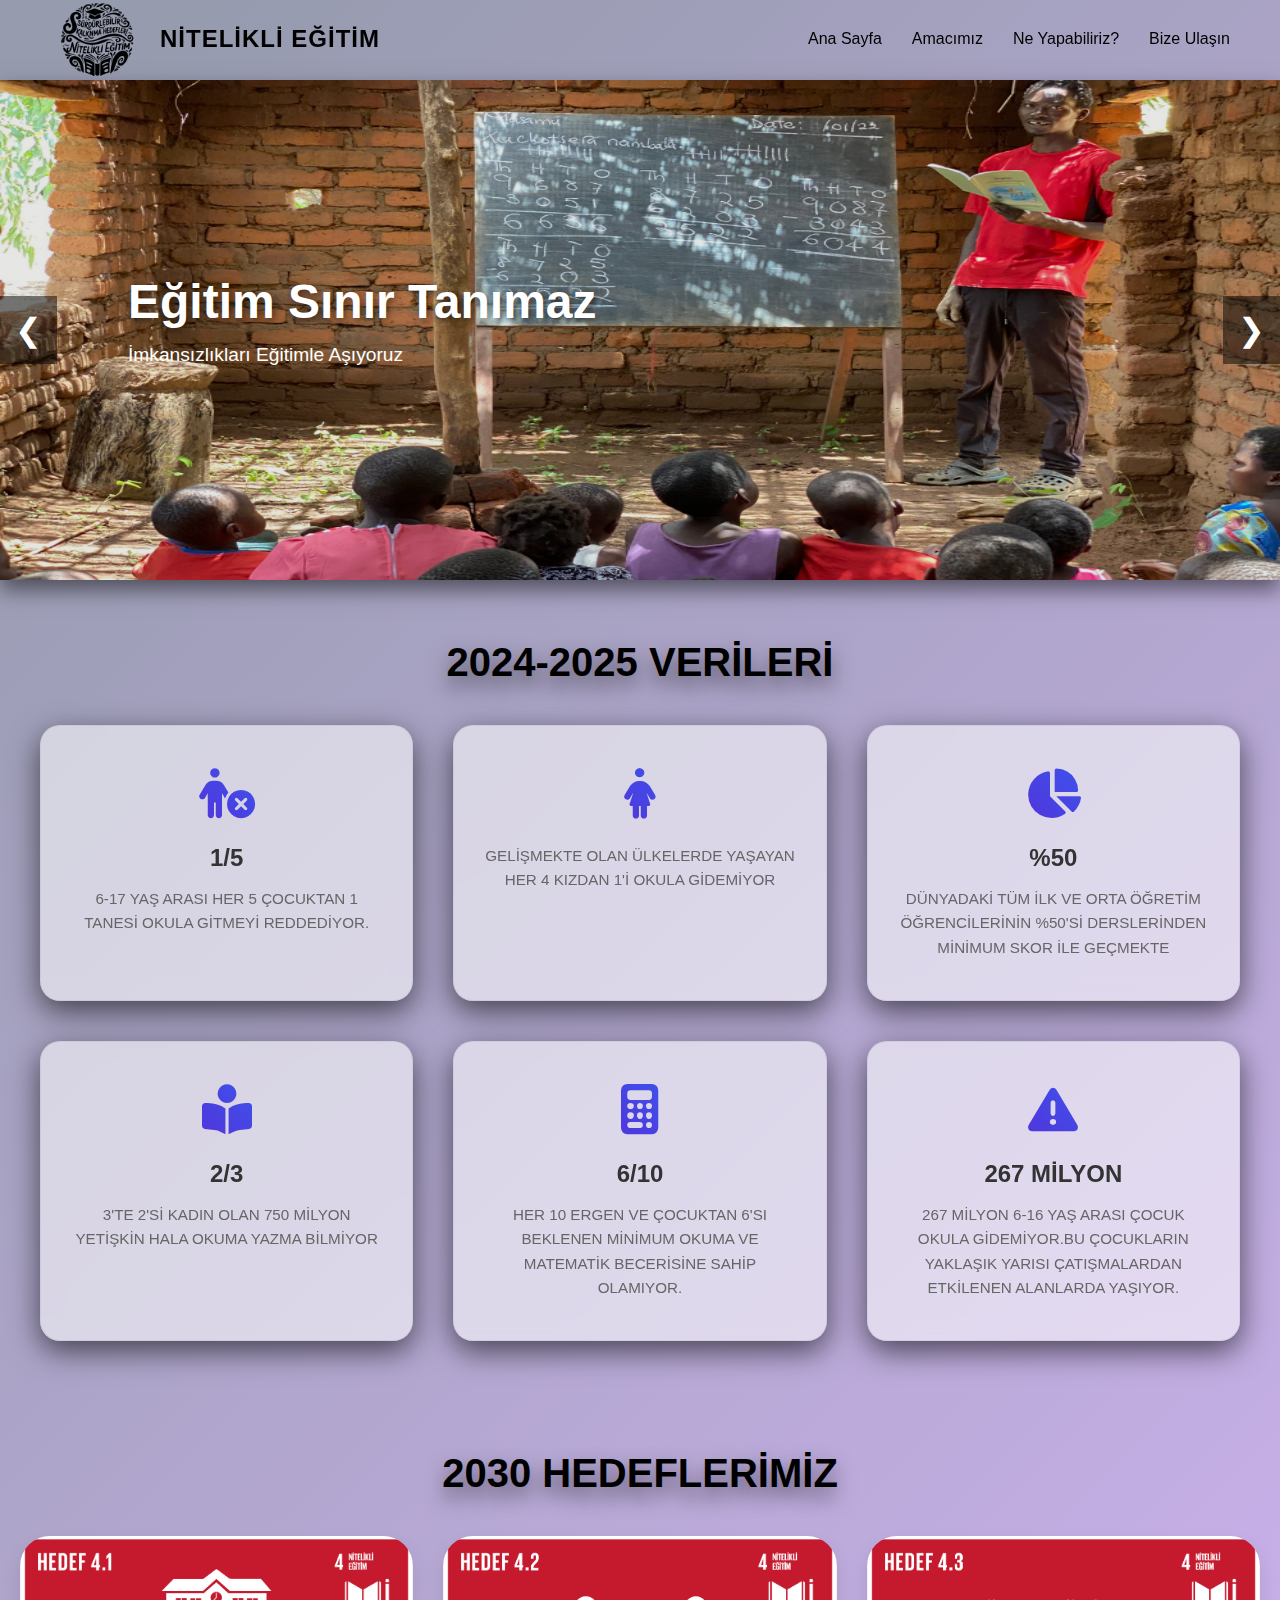
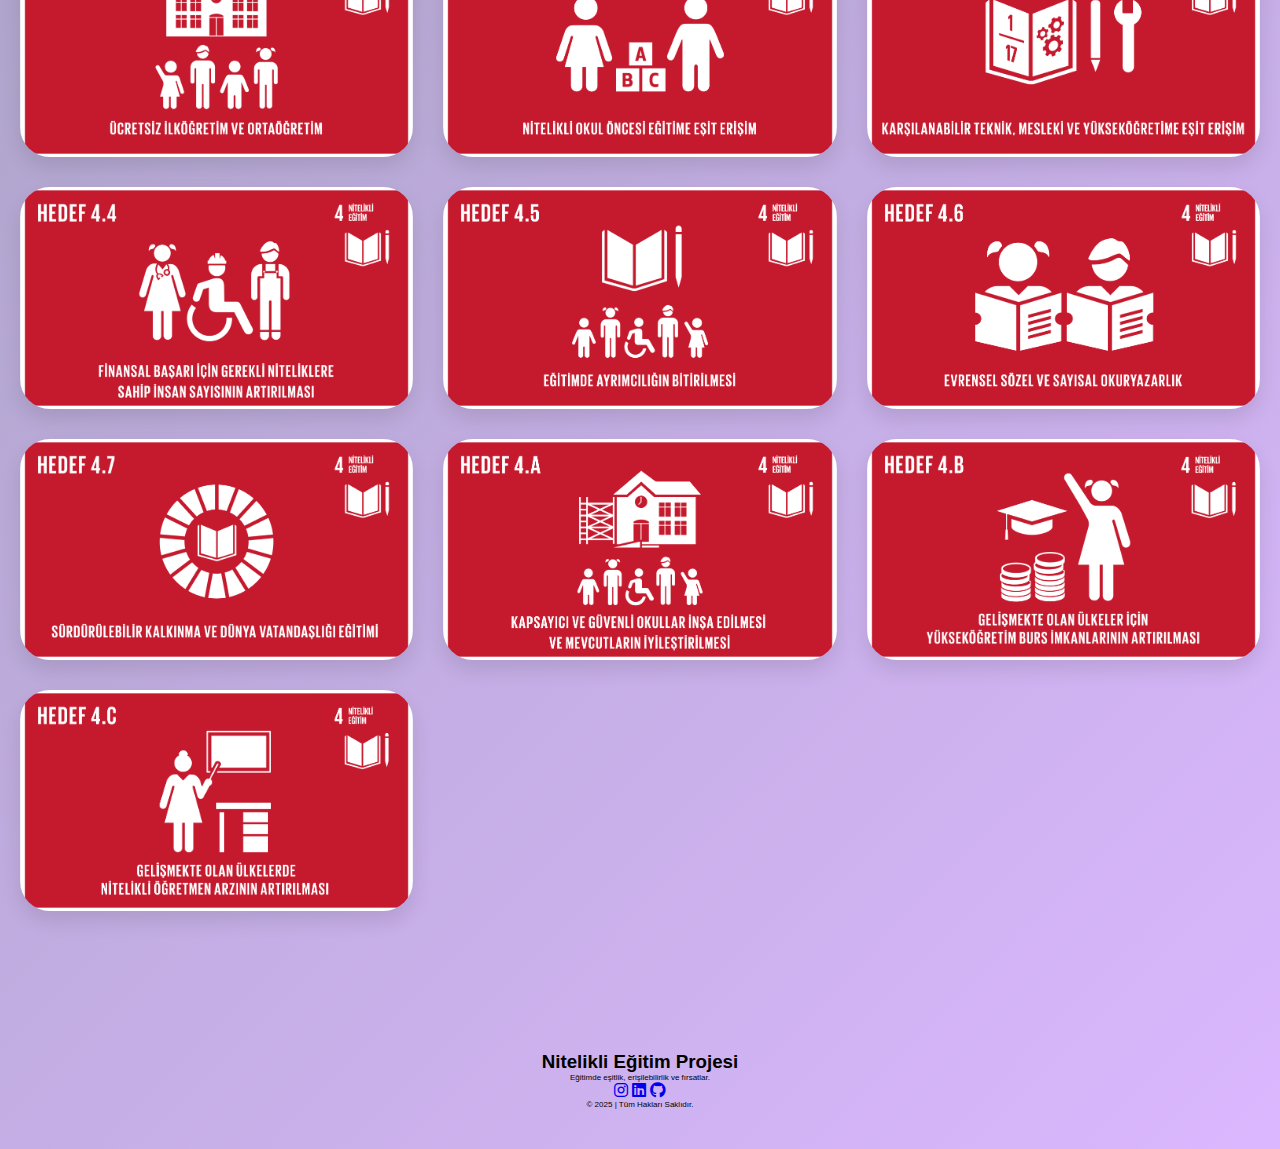
<file: Nitelikli Eğitim/index.html>
<!DOCTYPE html>
<html lang="tr">
<head>
    <meta charset="UTF-8">
    <meta name="viewport" content="width=device-width, initial-scale=1.0">
    <title>NİTELİKLİ EĞİTİM</title>
    <link rel="stylesheet" href="style.css">
    <link rel="stylesheet" href="https://cdnjs.cloudflare.com/ajax/libs/font-awesome/6.4.0/css/all.min.css">
</head>
<body>
<nav class="ust-menu">
    <div class="logo">
        <img src="img/logo.png" alt="Proje Logosu"> 
        <span>NİTELİKLİ EĞİTİM</span>
    </div>

    <div class="menu-btn">
        <i class="fa-solid fa-bars"></i>
    </div>
    <ul class="linkler">
            <li><a href="index.html">Ana Sayfa</a></li>
            <li><a href="amacimiz.html" >Amacımız</a></li>
            <li><a href="neyapabiliriz.html">Ne Yapabiliriz?</a></li>
            <li><a href="bizeulasin.html">Bize Ulaşın</a></li>
            
        </ul>
</nav>
    </nav>
    <section class="slider-alani">
        <div class="slayt-hatti">
            
            <div class="slayt">
                <img src="img/1.png" alt="nitelikli egitim">
                <div class="yazi-kutusu">
                    <h2>Eğitim Sınır Tanımaz</h2> 
                    <p>İmkansızlıkları Eğitimle Aşıyoruz</p>
            
                </div>
            </div>

            <div class="slayt">
                <img src="img/2.jpg" alt="Nehir">
                <div class="yazi-kutusu">
                    <h2>Birlikte Daha Güçlü Yarınlara</h2>
                    <p>Küresel Dayanışma, Ortak Gelecek.</p>
        
                </div>
            </div>

            <div class="slayt">
                <img src="img/3.jpg" alt="">
                <div class="yazi-kutusu">
                    <h2>Bilgiyle Yeşeren Gelecek</h2>
                    <p>Eğitim, hayallerin gerçeğe dönüştüğü topraktır. Köklerden gökyüzüne uzanan bir yolculuk.</p>

                </div>
            </div>
                <div class="slayt">
                <img src="img/4.jpg" alt="">
                <div class="yazi-kutusu">
                    <h2>Dijital Çağı Yakala</h2>
                    <p>Teknolojiyle donatılmış sınıflarda, geleceğin yetkinliklerini bugünden kazanıyoruz.</p>

                </div>
            </div>
            <div class="slayt">
                <img src="img/5.png" alt="">
                <div class="yazi-kutusu">
                    <h2>Geleceği İnşa Eden Sınıflar</h2>
                    <p>Sürdürülebilir bir dünya için aydınlık zihinler yetiştiriyoruz. Kaliteli eğitim herkesin hakkı.</p>

                </div>
            </div>
            <div class="slayt">
                <img src="img/6.png" alt="">
                <div class="yazi-kutusu">
                    <h2>Merak Eden Zihinler, Büyük İcatlar</h2>
                    <p>Bir soru dünyayı değiştirebilir. Çocukların hayal gücüne ve potansiyeline inanıyoruz.</p>

                </div>
            </div>
        </div>
        
        <button class="ok sol">&#10094;</button>
        <button class="ok sag">&#10095;</button>
    </section> 

    <section class="kartlar-bolumu">
         <h2 class="bolum-basligi">2024-2025 VERİLERİ</h2>
        <div class="container">
              
            <div class="kart">
                <div class="ikon"><i class="fa-solid fa-person-circle-xmark"></i></div>
                <h3>1/5</h3>
                <p>6-17 YAŞ ARASI HER 5 ÇOCUKTAN 1 TANESİ OKULA GİTMEYİ REDDEDİYOR.</p>
            </div>

            <div class="kart">
                <div class="ikon"><i class="fa-solid fa-person-dress"></i></div>
                <p>GELİŞMEKTE OLAN ÜLKELERDE YAŞAYAN HER 4 KIZDAN 1'İ OKULA GİDEMİYOR</p>
            </div>

            <div class="kart">
                <div class="ikon"><i class="fa-solid fa-chart-pie"></i></div>
                <h3>%50</h3>
                <p>DÜNYADAKİ TÜM İLK VE ORTA ÖĞRETİM ÖĞRENCİLERİNİN %50'Sİ DERSLERİNDEN MİNİMUM SKOR İLE GEÇMEKTE</p>
            </div>
            <div class="kart">
                <div class="ikon"><i class="fa-solid fa-book-open-reader"></i></div>
                <h3>2/3</h3>
                <p>3'TE 2'Sİ KADIN OLAN 750 MİLYON YETİŞKİN HALA OKUMA YAZMA BİLMİYOR</p>
            </div>
            <div class="kart">
               <div class="ikon"><i class="fa-solid fa-calculator"></i></div>
                <h3>6/10</h3>
                <p>HER 10 ERGEN VE ÇOCUKTAN 6'SI BEKLENEN MİNİMUM OKUMA VE MATEMATİK BECERİSİNE SAHİP OLAMIYOR.</p>
            </div>
            <div class="kart">
                <div class="ikon"><i class="fa-solid fa-triangle-exclamation"></i></div>
                <h3>267 MİLYON</h3>
                <p>267 MİLYON 6-16 YAŞ ARASI ÇOCUK OKULA GİDEMİYOR.BU ÇOCUKLARIN YAKLAŞIK YARISI ÇATIŞMALARDAN ETKİLENEN ALANLARDA YAŞIYOR.</p>
            </div>

        </div>
    </section>
        <section class="hedefler-bolumu">
        <h2 class="bolum-basligi">2030 HEDEFLERİMİZ</h2>
        <div class="hedef-container">
            
            <div class="hedef-kart">
                <img src="img/ska4.1.png" alt="Hedef 4.1">
            </div>

            <div class="hedef-kart">
                <img src="img/ska4.2.png" alt="Hedef 4.2">
            </div>

            <div class="hedef-kart">
                <img src="img/ska4.3.png" alt="Hedef 4.3">
            </div>

            <div class="hedef-kart">
                <img src="img/ska4.4.png" alt="Hedef 4.4">
            </div>

            <div class="hedef-kart">
                <img src="img/ska4.5.png" alt="Hedef 4.5">
            </div>

            <div class="hedef-kart">
                <img src="img/ska4.6.png" alt="Hedef 4.6">
            </div>

            <div class="hedef-kart">
                <img src="img/ska4.7.png" alt="Hedef 4.7">
            </div>

            <div class="hedef-kart">
                <img src="img/ska4.a.png" alt="Hedef 4.A">
            </div>

            <div class="hedef-kart">
                <img src="img/ska4.b.png" alt="Hedef 4.B">
            </div>

            <div class="hedef-kart">
                <img src="img/ska4.c.png" alt="Hedef 4.C">
            </div>

        </div>
    </section>

<footer class="alt-bilgi">
   <div class="footer-icerik">
       <h3>Nitelikli Eğitim Projesi</h3>
       <p>Eğitimde eşitlik, erişilebilirlik ve fırsatlar.</p>

       <div class="sosyal">
           <a href="#"><i class="fa-brands fa-instagram"></i></a>
           <a href="#"><i class="fa-brands fa-linkedin"></i></a>
           <a href="#"><i class="fa-brands fa-github"></i></a>
       </div>

       <p class="copy">&copy; 2025 | Tüm Hakları Saklıdır.</p>
   </div>
</footer>


    
    <script src="script.js"></script>
</body>
</html>
</file>
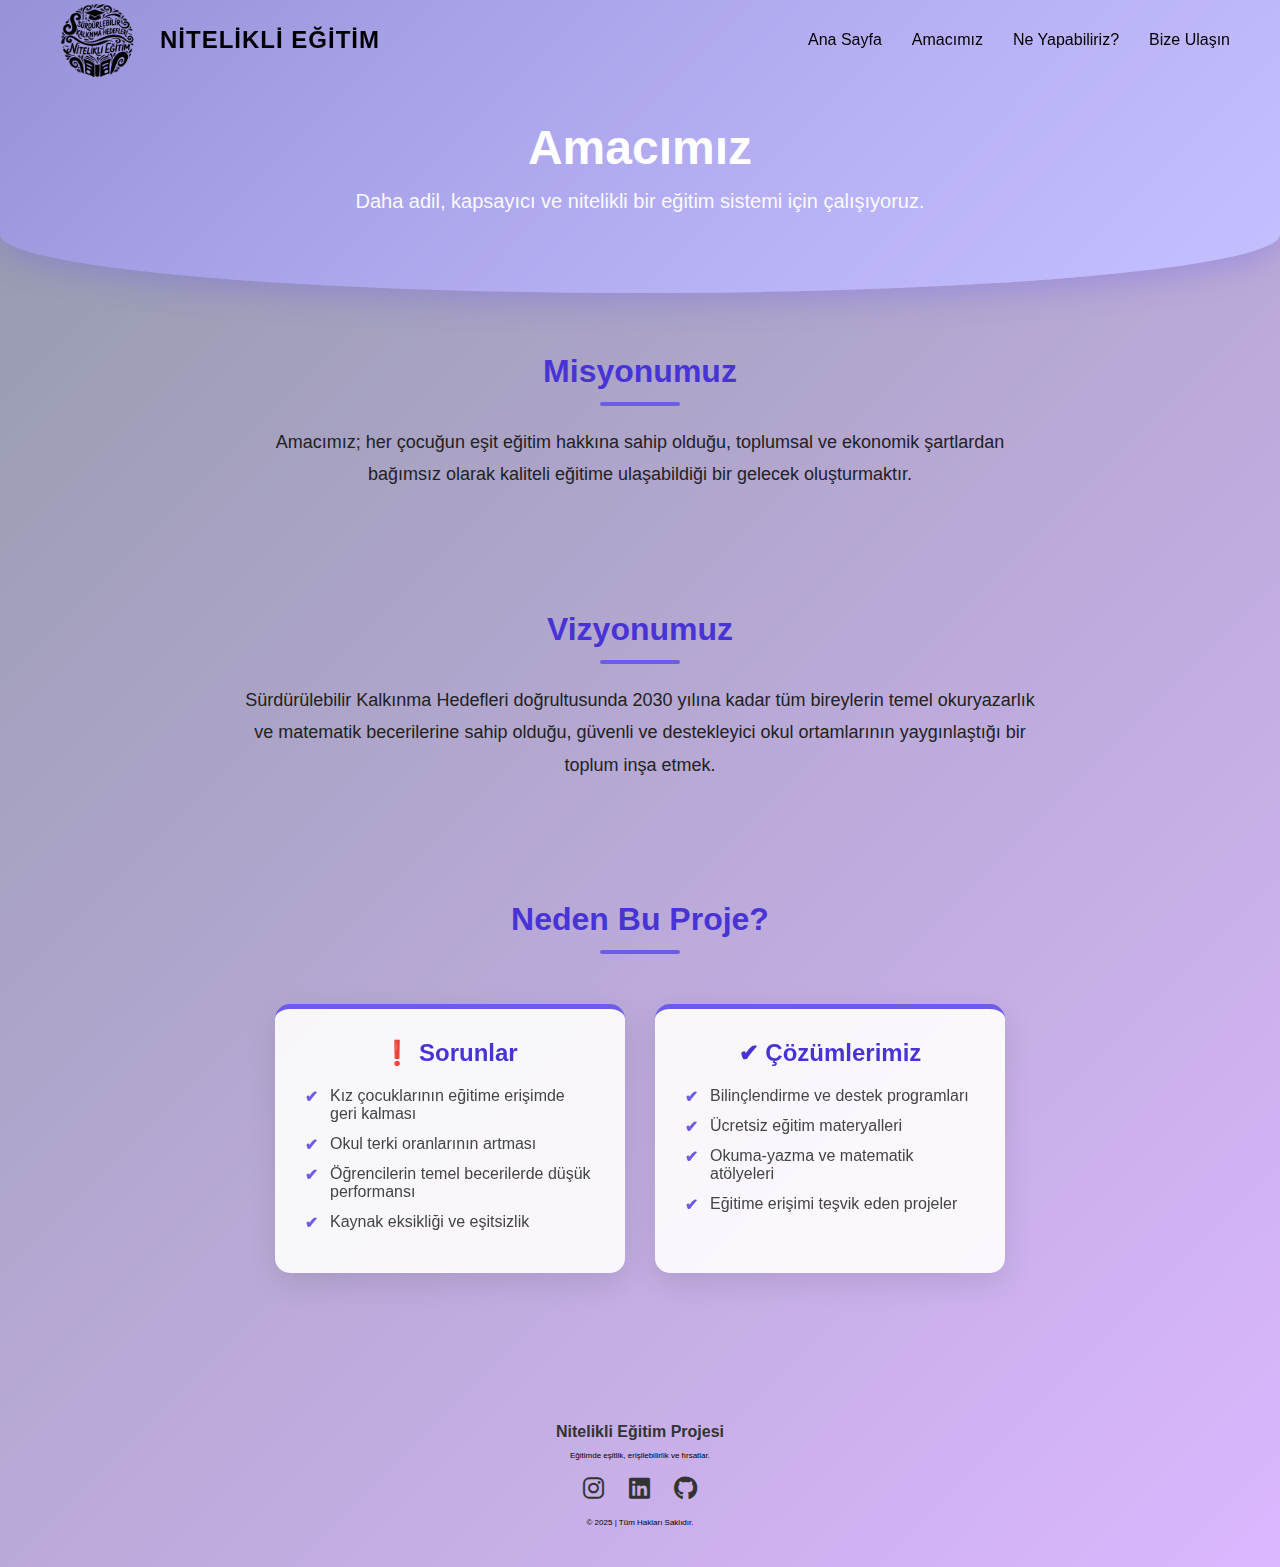
<file: Nitelikli Eğitim/amacimiz.html>
<!DOCTYPE html>
<html lang="tr">
<head>
    <meta charset="UTF-8">
    <meta name="viewport" content="width=device-width, initial-scale=1.0">
    <title>Amacımız - Nitelikli Eğitim</title>
    
    <link rel="stylesheet" href="https://cdnjs.cloudflare.com/ajax/libs/font-awesome/6.4.0/css/all.min.css">
    
    <link rel="stylesheet" href="style-amacimiz.css">
</head>
<body>

    <nav class="ust-menu">
        <div class="logo">
            <img src="img/logo.png" alt="Proje Logosu"> 
            <span>NİTELİKLİ EĞİTİM</span>
        </div>
    
        <div class="menu-btn">
            <i class="fa-solid fa-bars"></i>
        </div>
        
        <ul class="linkler">
            <li><a href="index.html">Ana Sayfa</a></li>
            <li><a href="amacimiz.html">Amacımız</a></li> 
            <li><a href="neyapabiliriz.html">Ne Yapabiliriz?</a></li>
            <li><a href="bizeulasin.html">Bize Ulaşın</a></li>
        </ul>
    </nav>

    <section class="hero-amac">
        <h1>Amacımız</h1>
        <p>Daha adil, kapsayıcı ve nitelikli bir eğitim sistemi için çalışıyoruz.</p>
    </section>

    <section class="bolum">
        <h2>Misyonumuz</h2>
        <p>
            Amacımız; her çocuğun eşit eğitim hakkına sahip olduğu, toplumsal ve ekonomik
            şartlardan bağımsız olarak kaliteli eğitime ulaşabildiği bir gelecek oluşturmaktır.
        </p>
    </section>

    <section class="bolum">
        <h2>Vizyonumuz</h2>
        <p>
            Sürdürülebilir Kalkınma Hedefleri doğrultusunda 2030 yılına kadar tüm bireylerin
            temel okuryazarlık ve matematik becerilerine sahip olduğu, güvenli ve destekleyici
            okul ortamlarının yaygınlaştığı bir toplum inşa etmek.
        </p>
    </section>

    <section class="bolum sorun-cozum">
        <h2>Neden Bu Proje?</h2>

        <div class="satir">
            <div class="kutucuk">
                <h3>❗ Sorunlar</h3>
                <ul>
                    <li>Kız çocuklarının eğitime erişimde geri kalması</li>
                    <li>Okul terki oranlarının artması</li>
                    <li>Öğrencilerin temel becerilerde düşük performansı</li>
                    <li>Kaynak eksikliği ve eşitsizlik</li>
                </ul>
            </div>

            <div class="kutucuk">
                <h3>✔ Çözümlerimiz</h3>
                <ul>
                    <li>Bilinçlendirme ve destek programları</li>
                    <li>Ücretsiz eğitim materyalleri</li>
                    <li>Okuma-yazma ve matematik atölyeleri</li>
                    <li>Eğitime erişimi teşvik eden projeler</li>
                </ul>
            </div>
        </div>
    </section>

    <footer class="alt-bilgi">
       <div class="footer-icerik">
           <h4>Nitelikli Eğitim Projesi</h4>
           <p>Eğitimde eşitlik, erişilebilirlik ve fırsatlar.</p>

           <div class="sosyal">
               <a href="#"><i class="fa-brands fa-instagram"></i></a>
               <a href="#"><i class="fa-brands fa-linkedin"></i></a>
               <a href="#"><i class="fa-brands fa-github"></i></a>
           </div>

           <p class="copy">&copy; 2025 | Tüm Hakları Saklıdır.</p>
       </div>
    </footer>
    
    <script src="script.js"></script>
</body>
</html>
</file>
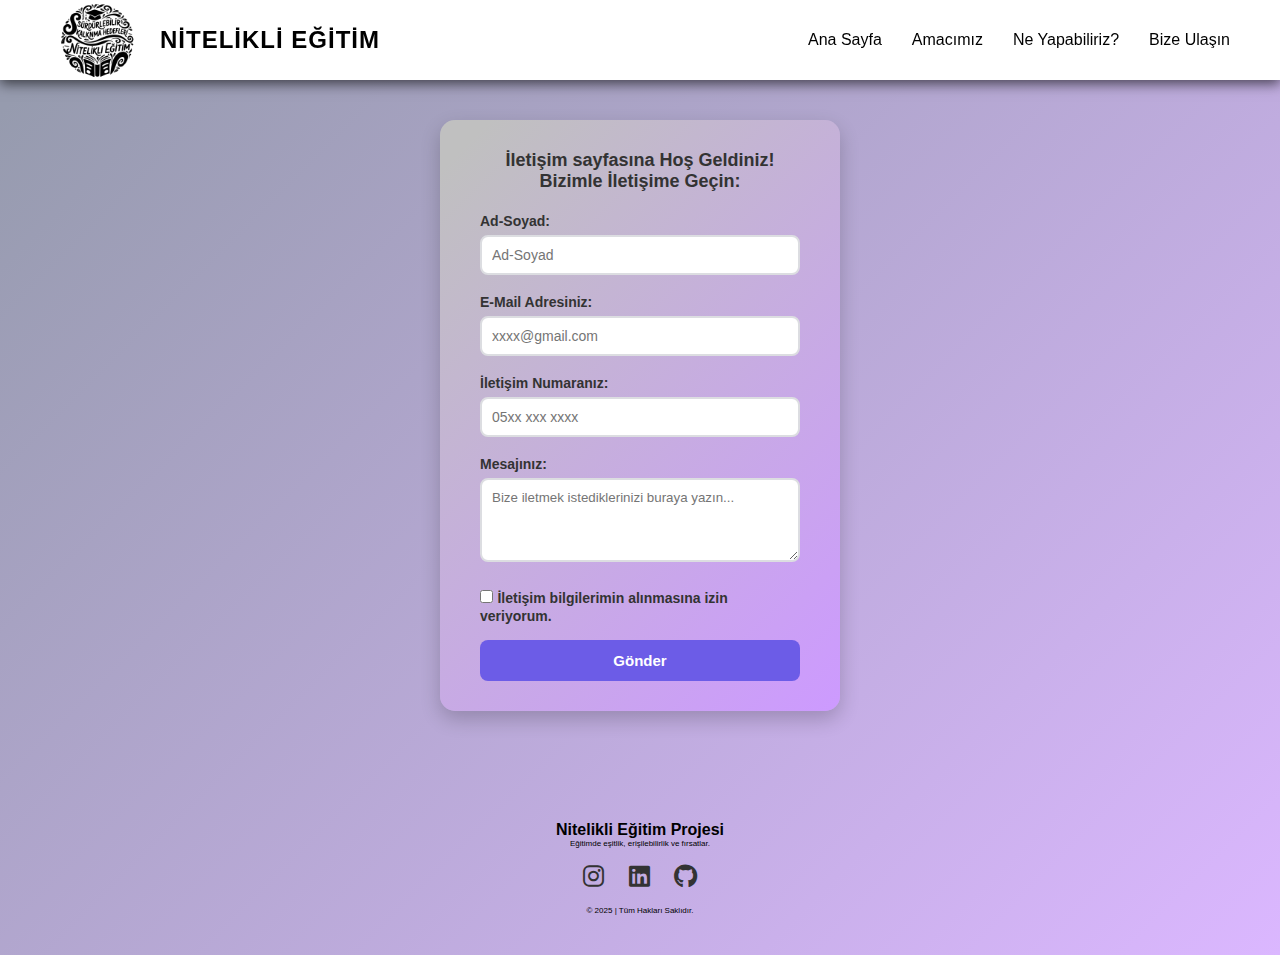
<file: Nitelikli Eğitim/bizeulasin.html>
<!DOCTYPE html>
<html lang="tr">
<head>
    <meta charset="UTF-8">
    <meta name="viewport" content="width=device-width, initial-scale=1.0">
    <title>Bize Ulaşın - Nitelikli Eğitim</title>
    <link rel="stylesheet" href="style2.css">
    <link rel="stylesheet" href="https://cdnjs.cloudflare.com/ajax/libs/font-awesome/6.4.0/css/all.min.css">
</head>
<body>

    <nav class="ust-menu aktif"> 
        <div class="logo">
            <img src="img/logo.png" alt="Proje Logosu"> 
            <span>NİTELİKLİ EĞİTİM</span>
        </div>
    
        <div class="menu-btn">
            <i class="fa-solid fa-bars"></i>
        </div>
        <ul class="linkler">
            <li><a href="index.html">Ana Sayfa</a></li>
            <li><a href="amacimiz.html">Amacımız</a></li>
            <li><a href="neyapabiliriz.html">Ne Yapabiliriz?</a></li>
            <li><a href="bizeulasin.html">Bize Ulaşın</a></li>
        </ul>
    </nav>

    <section class="form-alani">
        <form action="/submit" method="post" aria-describedby="form-info">
            <p id="form-info">
                İletişim sayfasına Hoş Geldiniz! <br>
                Bizimle İletişime Geçin:
            </p>
            
            <div>
                <label for="name">Ad-Soyad:</label><br>
                <input type="text" id="name" name="ad_soyad" placeholder="Ad-Soyad" required><br><br>
            </div>

            <div>
                <label for="email">E-Mail Adresiniz:</label><br>
                <input type="email" id="email" name="email" placeholder="xxxx@gmail.com" required><br><br>
            </div>  

            <div> 
                <label for="numara">İletişim Numaranız:</label><br>
                <input type="tel" id="numara" name="telefon" placeholder="05xx xxx xxxx"><br><br>
            </div>  

            <div>
                <label for="mesaj">Mesajınız:</label><br>
                <textarea id="mesaj" name="mesaj" rows="4" placeholder="Bize iletmek istediklerinizi buraya yazın..." 
                style="width: 100%; padding: 10px; margin-top: 5px; border: 2px solid #dcdde1; border-radius: 8px; font-family: Arial, sans-serif; resize: vertical;"></textarea>
                <br><br>
            </div>
            <div style="margin-top: 5px;">
                <input type="checkbox" id="checkbox" required>
                <label for="checkbox">İletişim bilgilerimin alınmasına izin veriyorum.</label><br>
            </div>
            
            <button type="submit">Gönder</button>
         </form>
    </section>

    <footer class="alt-bilgi">
        <div class="footer-icerik">
            <h4>Nitelikli Eğitim Projesi</h4>
            <p>Eğitimde eşitlik, erişilebilirlik ve fırsatlar.</p>
     
            <div class="sosyal">
                <a href="#"><i class="fa-brands fa-instagram"></i></a>
                <a href="#"><i class="fa-brands fa-linkedin"></i></a>
                <a href="#"><i class="fa-brands fa-github"></i></a>
            </div>
     
            <p class="copy">&copy; 2025 | Tüm Hakları Saklıdır.</p>
        </div>
     </footer>

     <script src="script.js"></script>
</body>
</html>
</file>
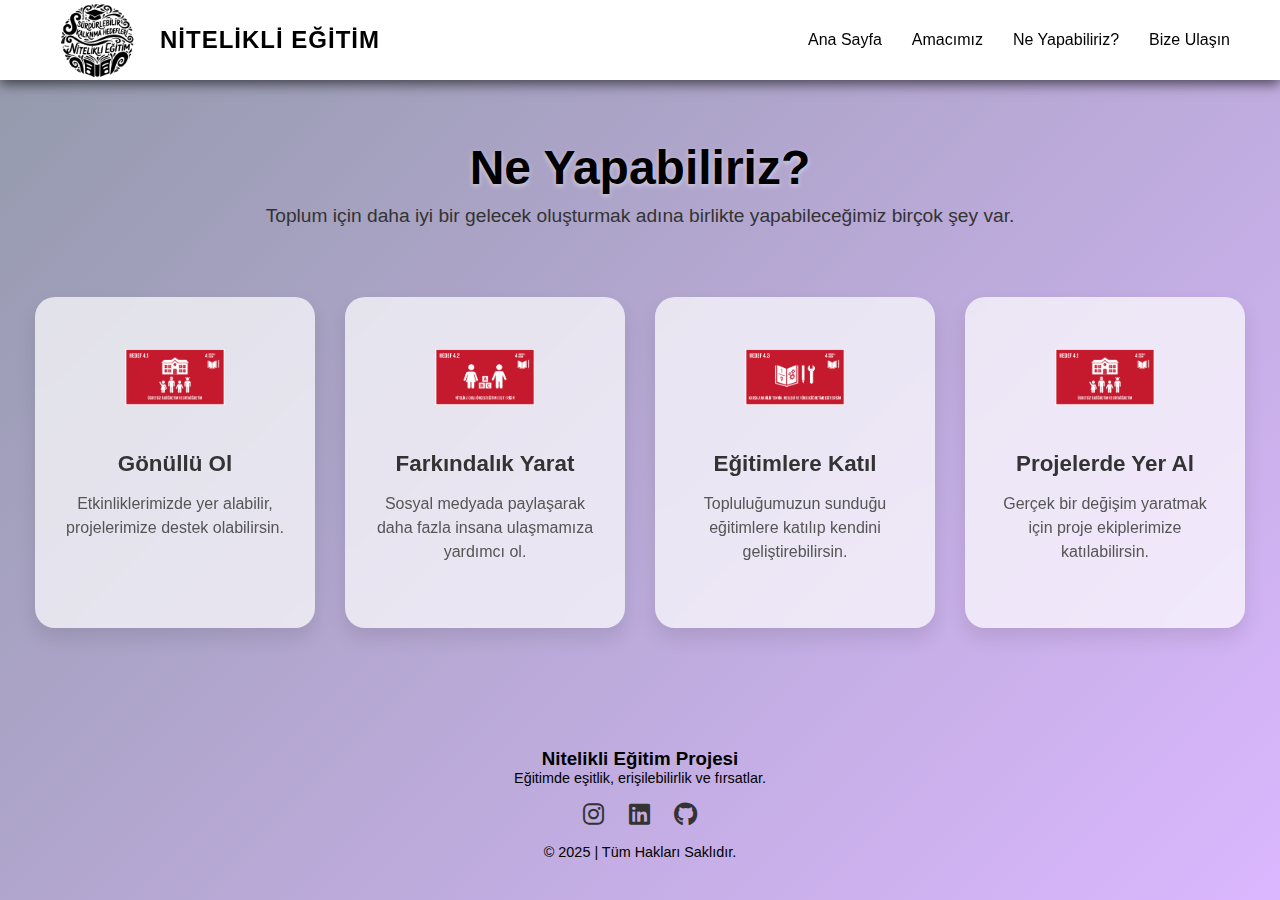
<file: Nitelikli Eğitim/neyapabiliriz.html>
<!DOCTYPE html>
<html lang="tr">
<head>
    <meta charset="UTF-8">
    <meta name="viewport" content="width=device-width, initial-scale=1.0">
    <title>Ne Yapabiliriz? - Nitelikli Eğitim</title>
    <link rel="stylesheet" href="neyapabiliriz.css"> <link rel="stylesheet" href="https://cdnjs.cloudflare.com/ajax/libs/font-awesome/6.4.0/css/all.min.css">
</head>
<body>

    <nav class="ust-menu aktif">
        <div class="logo">
            <img src="img/logo.png" alt="Proje Logosu"> 
            <span>NİTELİKLİ EĞİTİM</span>
        </div>
    
        <div class="menu-btn">
            <i class="fa-solid fa-bars"></i>
        </div>
        <ul class="linkler">
            <li><a href="index.html">Ana Sayfa</a></li>
            <li><a href="amacimiz.html">Amacımız</a></li>
            <li><a href="neyapabiliriz.html">Ne Yapabiliriz?</a></li>
            <li><a href="bizeulasin.html">Bize Ulaşın</a></li>
        </ul>
    </nav>

    <header class="sayfa-basligi">
        <h1>Ne Yapabiliriz?</h1>
        <p>Toplum için daha iyi bir gelecek oluşturmak adına birlikte yapabileceğimiz birçok şey var.</p>
    </header>

    <section class="cards">
        <div class="card">
            <img src="img/ska4.1.png" alt="">
            <h3>Gönüllü Ol</h3>
            <p>Etkinliklerimizde yer alabilir, projelerimize destek olabilirsin.</p>
        </div>

        <div class="card">
            <img src="img/ska4.2.png" alt="">
            <h3>Farkındalık Yarat</h3>
            <p>Sosyal medyada paylaşarak daha fazla insana ulaşmamıza yardımcı ol.</p>
        </div>

        <div class="card">
            <img src="img/ska4.3.png" alt="">
            <h3>Eğitimlere Katıl</h3>
            <p>Topluluğumuzun sunduğu eğitimlere katılıp kendini geliştirebilirsin.</p>
        </div>

        <div class="card">
            <img src="img/ska4.1.png" alt="">
            <h3>Projelerde Yer Al</h3>
            <p>Gerçek bir değişim yaratmak için proje ekiplerimize katılabilirsin.</p>
        </div>
    </section>

    <footer class="alt-bilgi">
        <div class="footer-icerik">
            <h3>Nitelikli Eğitim Projesi</h3>
            <p>Eğitimde eşitlik, erişilebilirlik ve fırsatlar.</p>
     
            <div class="sosyal">
                <a href="#"><i class="fa-brands fa-instagram"></i></a>
                <a href="#"><i class="fa-brands fa-linkedin"></i></a>
                <a href="#"><i class="fa-brands fa-github"></i></a>
            </div>
     
            <p class="copy">&copy; 2025 | Tüm Hakları Saklıdır.</p>
        </div>
     </footer>
    
    <script src="script.js"></script>
</body>
</html>
</file>
<file: Nitelikli Eğitim/style.css>
* {
    margin: 0;
    padding: 0;
    box-sizing: border-box; 
}

body {
    font-family: 'Segoe UI', sans-serif; 
    overflow-x: hidden; 
    background: linear-gradient(135deg, #969bae 5%, #dbb7ff 100%);
}


.ust-menu {
    position: fixed; 
    top: 0;
    left: 0;
    width: 100%; 
    height: 80px; 
    
    
    display: flex; 
    justify-content: space-between; 
    align-items: center; 
    
    padding: 0 50px; 
    transition: all 0.4s ease;
    z-index: 999; 
    border-bottom: 2px solid transparent; 
    background-color: transparent; 

}



.logo {
    display: flex; 
    align-items: center; 
    gap: 15px; 
    cursor: pointer;
}


.logo img {
    height: 95px; 
    width: auto; 
    transition: transform 0.3s ease; 
}


.logo span {
    font-size: 24px;
    font-weight: bold;
    color: rgb(0, 0, 0);
    letter-spacing: 1px;
    transition: color 0.3s ease;
}


.logo:hover img {
    transform: rotate(-10deg) scale(1.1); 
}
.logo:hover span {
    text-shadow: 0 0 10px rgba(0, 0, 0, 0.5); 
}


.ust-menu.aktif .logo span {
    color: #000000;
    ;
}


.linkler {
    list-style: none; 
    display: flex; 
    gap: 30px; 
}


.linkler a {
    text-decoration: none; 
    color: rgb(0, 0, 0);
    font-size: 16px;
    font-weight: 500;
    transition: 0.3s;
}


.linkler a:hover {
    opacity: 0.8;
    color: #6c5ce7; 
}




.ust-menu.aktif {
    background-color:rgb(255, 255, 255); 
    box-shadow: 0 4px 12px rgba(0,0,0,0.6); 
    height: 70px; 
    
}


.ust-menu.aktif .logo,
.ust-menu.aktif .linkler a {
    color: #000000;

}
.ust-menu.aktif .logo,
.ust-menu.aktif .linkler a:hover {
    color: #ff0000;
    
}


.kapak {
    height: 100vh;
    background: linear-gradient(135deg, #667eea 0%, #764ba2 100%);
    display: flex;
    justify-content: center;
    align-items: center;
}

.kapak h1 {
    color: white;
    font-size: 3rem;
}



.slider-alani {
    width: 100%; 
    height: 500px; /* Yükseklik sabit */
    position: relative; 
    overflow: hidden; 
    margin-top: 80px; 
    background-color: #f4f4f4; 
    box-shadow: 0 10px 20px rgba(0,0,0,0.5);
}


.slayt-hatti {
    display: flex; 
    width: 100%;
    height: 100%;
    transition: transform 0.5s ease-in-out; 
}


.slayt {
    min-width: 100%; 
    height: 100%;
    position: relative; 
}


.slayt img {
    width: 100%;
    height: 100%; 
    

   
    object-fit: fill; 
    
    filter: brightness(0.9); 
}

.yazi-kutusu {
    position: absolute; 
    top: 50%; 
    left: 10%; 
    transform: translateY(-50%); 
    color: rgb(255, 255, 255);
    max-width: 600px; 
}

.yazi-kutusu h2 {
    font-size: 3rem; 
    margin-bottom: 15px;
    font-weight: bold;
    text-shadow: 2px 2px 7px rgba(0, 0, 0, 0.5); 
}

.yazi-kutusu p {
    font-size: 1.2rem;
    margin-bottom: 20px;
    
}



.btn-incele:hover {
    background-color: #000; 
    color: white;
}


.ok {
    position: absolute;
    top: 50%;
    transform: translateY(-50%);
    background: rgba(0,0,0,0.5); 
    color: white;
    border: none;
    font-size: 2rem;
    padding: 15px;
    cursor: pointer;
    transition: 0.3s;
    z-index: 10;
}

.ok:hover {
    background: black;
}

.sol { 
    left: 0; 
} 
.sag { 
    right: 0; 
} 


.kartlar-bolumu {
    padding: 60px 20px; 
    width: 100%;
    text-align: center;
}


.kartlar-bolumu .bolum-basligi {
    color: rgb(0, 0, 0); 
   text-shadow: 0 10px 20px rgba(0,0,0,0.5);
}


.container {
    display: flex;
    justify-content: center;
    flex-wrap: wrap; 
    gap: 40px; 
    max-width: 1200px;
    margin: 0 auto;
}


.kart {
    flex: 1;
    min-width: 300px;
    padding: 40px 30px;
    border-radius: 20px;
    text-align: center;
    
   
    background: rgba(255, 255, 255, 0.549); 
    backdrop-filter: blur(10px); 
    
    
    border: 1px solid rgba(0, 0, 0, 0.05); 
    box-shadow: 0 10px 30px rgba(0, 0, 0, 0.6); 
    
    transition: 0.3s;
    cursor: default;
}


.kart:hover {
    transform: translateY(-10px); 
    box-shadow: 0 20px 40px rgba(0,0,0,0.1); 
    border-color: #6a11cb; 
}


.ikon {
    font-size: 50px;
    background: linear-gradient(45deg, #6a11cb, #2575fc); 
    background-clip: text;
    -webkit-background-clip: text;
    -webkit-text-fill-color: transparent; 
    margin-bottom: 20px;
}


.kart h3 {
    font-size: 1.5rem;
    color: #333;
    margin-bottom: 15px;
    font-weight: bold;
}


.kart p {
    color: #666;
    line-height: 1.6;
    font-size: 0.95rem;
}


.hedefler-bolumu {
    padding: 50px 20px;
    text-align: center;
}

.bolum-basligi {
    font-size: 2.5rem;
    color: #000000; 
    text-shadow: 0 10px 20px rgba(0,0,0,0.5);
    margin-bottom: 40px;
    font-weight: bold;
    text-transform: uppercase;
}


.hedef-container {
    display: grid;
  
    grid-template-columns: repeat(auto-fit, minmax(300px, 1fr));
    gap: 30px; 
    max-width: 1400px;
    margin: 0 auto;
}


.hedef-kart {
    border-radius: 30px; 
    overflow: hidden; 
    box-shadow: 0 10px 20px rgba(0,0,0,0.1); 
    transition: transform 0.4s ease, box-shadow 0.4s ease; 
    cursor: pointer;
}


.hedef-kart img {
    width: 100%;
    height: 100%;
    object-fit: cover; 
    display: block; 
}


.hedef-kart:hover {
    transform: translateY(-15px) scale(1.02); 
    box-shadow: 0 20px 40px rgba(197, 25, 45, 0.3); 
}

.alt-bilgi {
    background-color: transparent; 
    padding: 40px 0; 
    text-align: center; 
    margin-top: 50px; 
    ;
   
}

.proje-adi {
    font-size: 9px;;
    font-weight: bold;
    margin-bottom: 10px;
    letter-spacing: 2px; 
}

.footer-icerik p {
    color: #000000; 
    font-size: 0.5rem;
}
.menu-btn {
    display: none; 
    font-size: 2rem;
    cursor: pointer;
    color: white; 
    transition: color 0.3s ease;
}


.ust-menu.aktif .menu-btn {
    color: black;
}


@media (max-width: 768px) {
    .container {
        flex-direction: column;
        align-items: center;
    }
    .kart {
        width: 100%;
    }

    .yazi-kutusu h2 { font-size: 2rem; } 
    .slider-alani { height: 400px; } 
    .bolum-basligi {
        font-size: 2rem;
    }
    
    .menu-btn {
        display: block; 
    }

   
    .linkler {
        position: absolute;
        top: 100%; 
        right: -100%; 
        width: 100%; 
        height: auto;
        background-color: white; 
        flex-direction: column; 
        align-items: center;
        padding: 20px 0;
        box-shadow: 0 10px 10px rgba(0,0,0,0.1);
        transition: right 0.4s ease; 
        border-radius: 0 0 15px 15px; 
    }

    
    .linkler.acik {
        right: 0; 
    }

    
    .linkler li {
        margin: 15px 0;
    }
    
    .linkler a {
        color: black; 
        font-size: 1.2rem;
    }
    
    
    .logo img {
        height: 60px;
    }
    .logo span {
        font-size: 18px;
    }
}
</file>
<file: Nitelikli Eğitim/style-amacimiz.css>
* {
    margin: 0;
    padding: 0;
    box-sizing: border-box;
}

body {
    font-family: 'Segoe UI', sans-serif; 
    
    background: linear-gradient(135deg, #969bae 5%, #dbb7ff 100%);
    color: #333;
    overflow-x: hidden;
}


.ust-menu {
    position: fixed;
    top: 0;
    left: 0;
    width: 100%; 
    height: 80px; 
    display: flex; 
    justify-content: space-between; 
    align-items: center; 
    padding: 0 50px; 
    transition: all 0.4s ease; 
    z-index: 999; 
    background-color: transparent; 
}

.logo { 
    display: flex;
     align-items: center;
      gap: 15px; 
      cursor: pointer; 
    }
.logo img { 
    height: 95px; 
    width: auto;
 }
.logo span {
     font-size: 24px; 
     font-weight: bold; 
     color: rgb(0, 0, 0);
      letter-spacing: 1px; 
    }

.linkler { 
    list-style: none;
     display: flex; 
     gap: 30px;
     }
.linkler a { 
    text-decoration: none; 
    color: rgb(0, 0, 0); 
    font-size: 16px; 
    font-weight: 500;
     transition: 0.3s; 
    }

.linkler a:hover {
    color: #6c5ce7; 
}


.ust-menu.aktif { 
  background-color: rgb(255, 255, 255); 
  box-shadow: 0 4px 12px rgba(0,0,0,0.1); 
}
.ust-menu.aktif .logo span { 
    color: #000; 
}
.ust-menu.aktif .linkler a { 
    color: #000;
 }


.hero-amac {
    text-align: center;
    padding: 120px 20px 80px 20px; 
    
    /* MAVİ YERİNE MOR GRADYAN */
    background: linear-gradient(135deg, #988aff85, #c4c0ff);
    
    color: white;

    border-bottom-left-radius: 50% 20%;
    border-bottom-right-radius: 50% 20%;
    box-shadow: 0 10px 30px rgba(108, 92, 231, 0.3);
}

.hero-amac h1 { 
    font-size: 48px; 
    margin-bottom: 15px; 
    font-weight: 700;
 }
.hero-amac p { 
    font-size: 20px; 
    max-width: 700px; 
    margin: auto; 
    opacity: 0.95;
 }


.bolum {
    padding: 60px 20px;
    max-width: 1000px;
    margin: auto;
    text-align: center;
}

.bolum h2 {
    font-size: 32px;
    font-weight: 700;
    margin-bottom: 20px;
    position: relative;

    color: #4834d4; 
}


.bolum h2::after {
    content: "";
    width: 80px;
    height: 4px;

    background: #6c5ce7; 
    display: block;
    margin: 12px auto 0;
    border-radius: 2px;
}

.bolum p {
    font-size: 18px;
    line-height: 1.8;
    color: #222; 
    max-width: 800px;
    margin: auto;
    font-weight: 500;
}


.satir {
    display: flex;
    justify-content: center;
    gap: 30px;
    padding-top: 30px;
    flex-wrap: wrap;
}

.kutucuk {
    
    background: rgba(255, 255, 255, 0.9); 
    backdrop-filter: blur(5px);
    
    padding: 30px;
    border-radius: 15px;
    width: 350px;
    box-shadow: 0 10px 30px rgba(0,0,0,0.1);
    transition: 0.3s;
    

    border-top: 5px solid #6c5ce7; 
}

.kutucuk:hover {
    transform: translateY(-10px);
   
    box-shadow: 0 15px 35px rgba(108, 92, 231, 0.2); 
}

.kutucuk h3 {
    font-size: 24px;
    margin-bottom: 20px;
  
    color: #4834d4; 
}

.kutucuk ul { list-style: none; padding: 0; margin: 0; }

.kutucuk ul li {
    font-size: 16px;
    text-align: left;
    margin: 12px 0;
    padding-left: 25px;
    position: relative;
    color: #444;
}

/* Tik işaretleri */
.kutucuk ul li::before {
    content: "✔";
    /* TİK RENGİ MOR */
    color: #6c5ce7; 
    font-weight: bold;
    position: absolute;
    left: 0;
}


.alt-bilgi {
    text-align: center;
    padding: 40px 0;
    margin-top: 50px;
    background-color: transparent;
}
.footer-icerik h4 { 
    margin-bottom: 10px;
 }
.footer-icerik p { 
    color: #000; 
    font-size: 0.5rem; 
}
.sosyal { 
    margin: 15px 0;
 }
.sosyal a { 
    margin: 0 10px; 
    font-size: 1.5rem; 
    color: #333; 
    transition: 0.3s; }
.sosyal a:hover {
     color: #6c5ce7; 
    }


.menu-btn { 
    display: none;
     font-size: 2rem; 
     cursor: pointer;
      color: white; 
    }
.ust-menu.aktif .menu-btn { 
    color: black;
 }

@media (max-width: 768px) {
    .menu-btn { 
        display: block;
     }
    .linkler {
        position: fixed; 
        top: 80px;
         right: -100%;
          width: 100%; 
          height: calc(100vh - 80px);
        background-color: white; 
        flex-direction: column;
         align-items: center; 
         padding-top: 50px;
          transition: 0.4s;
    }
    .linkler.acik { right: 0; }
    .linkler a { color: black; }
    .hero-amac h1 { font-size: 32px; }
    .satir { flex-direction: column; align-items: center; }
    .kutucuk { width: 90%; }
}
</file>
<file: Nitelikli Eğitim/style2.css>
* {
    margin: 0;
    padding: 0;
    box-sizing: border-box;
}

body {
    font-family: 'Segoe UI', sans-serif;
    overflow-x: hidden; 
    
    background: linear-gradient(135deg, #969bae 5%, #dbb7ff 100%);
    min-height: 100vh;
    display: flex;
    flex-direction: column; 
}


.ust-menu {
    position: fixed;
    top: 0;
    left: 0;
    width: 100%;
    height: 80px;
    display: flex; 
    justify-content: space-between;
    align-items: center;
    padding: 0 50px;
    transition: all 0.4s ease;
    z-index: 999;
}


.ust-menu.aktif {
    background-color: rgb(255, 255, 255); 
    box-shadow: 0 4px 12px rgba(0,0,0,0.6);
}


.logo {
    display: flex; 
    align-items: center; 
    gap: 15px; 
    cursor: pointer;
}

.logo img {
    height: 95px; 
    width: auto; 
}


.logo span {
    font-size: 24px;
    font-weight: bold;
    color: #000; 
    letter-spacing: 1px;
}


.linkler {
    list-style: none;
    display: flex;
    gap: 30px;
}

.linkler a {
    text-decoration: none;
    color: #000; 
    font-size: 16px;
    font-weight: 500;
    transition: 0.3s;
}

.linkler a:hover {
    color: #6c5ce7; 
}


.form-alani {
   
    margin-top: 100px; 
    flex: 1; 
    display: flex;
    justify-content: center; 
    align-items: center; 
    padding: 20px;
}


form {
     background: linear-gradient(135deg, #c0c0c0 5%, #cd9aff 100%);
    padding: 30px 40px;
    border-radius: 15px;
    width: 100%;
    max-width: 400px; 
    box-shadow: 0 8px 20px rgba(0,0,0,0.2);
}

#form-info {
    font-size: 18px;
    font-weight: bold;
    margin-bottom: 20px;
    text-align: center;
    color: #333;
}

label {
    font-size: 14px;
    font-weight: bold;
    color: #333;
}


input[type="text"],
input[type="email"],
input[type="number"],
input[type="tel"] {
    width: 100%;
    padding: 10px;
    margin-top: 5px;
    border: 2px solid #dcdde1;
    border-radius: 8px;
    font-size: 14px;
    transition: 0.3s;
}

input:focus {
    border-color: #6c5ce7;
    outline: none;
    box-shadow: 0 0 5px rgba(108, 92, 231, 0.5);
}

button {
    width: 100%;
    padding: 12px;
    background: #6c5ce7;
    border: none;
    color: white;
    font-size: 15px;
    font-weight: bold;
    border-radius: 8px;
    cursor: pointer;
    margin-top: 15px;
    transition: 0.3s;
}

button:hover {
    background: #5a4bd1;
}


.alt-bilgi {
    background-color: transparent; 
    padding: 40px 0; 
    text-align: center; 
    margin-top: 50px; 
}

.footer-icerik p {
    color: #000; 
    font-size: 0.9rem;
}

.sosyal {
    margin: 15px 0;
}

.sosyal a {
    margin: 0 10px;
    font-size: 1.5rem;
    color: #333;
    transition: 0.3s;
}

.sosyal a:hover {
    color: #6c5ce7;
}


.menu-btn {
    display: none;
    font-size: 2rem;
    cursor: pointer;
    color: #000;
}


.alt-bilgi {
    background-color: transparent; 
    padding: 40px 0; 
    text-align: center; 
    margin-top: 50px; 
    ;
   
}

.proje-adi {
    font-size: 9px;;
    font-weight: bold;
    margin-bottom: 10px;
    letter-spacing: 2px; 
}

.footer-icerik p {
    color: #000000; 
    font-size: 0.5rem;
}
.menu-btn {
    display: none; 
    font-size: 1.5rem;
    cursor: pointer;
    color: white; 
    transition: color 0.3s ease;
}


.ust-menu.aktif .menu-btn {
    color: black;
}


@media (max-width: 768px) {
    .container {
        flex-direction: column;
        align-items: center;
    }
    .kart {
        width: 100%;
    }

    .yazi-kutusu h2 { font-size: 2rem; } 
    .slider-alani { height: 400px; } 
    .bolum-basligi {
        font-size: 2rem;
    }
    
    .menu-btn {
        display: block; 
    }

    
    .linkler {
        position: absolute;
        top: 100%; 
        right: -100%; 
        width: 100%; 
        height: auto;
        background-color: white; 
        flex-direction: column; 
        align-items: center;
        padding: 20px 0;
        box-shadow: 0 10px 10px rgba(0,0,0,0.1);
        transition: right 0.4s ease; 
        border-radius: 0 0 15px 15px; 
    }

    
    .linkler.acik {
        right: 0; 
    }

    
    .linkler li {
        margin: 15px 0;
    }
    
    .linkler a {
        color: black; 
        font-size: 1.2rem;
    }
    
    
    .logo img {
        height: 60px;
    }
    .logo span {
        font-size: 18px;
    }
}
</file>
<file: Nitelikli Eğitim/neyapabiliriz.css>
* {
    margin: 0;
    padding: 0;
    box-sizing: border-box;
}

body {
    font-family: 'Segoe UI', sans-serif;
    overflow-x: hidden; 
    background: linear-gradient(135deg, #969bae 5%, #dbb7ff 100%);
    min-height: 100vh;
    display: flex;
    flex-direction: column;
}


.ust-menu {
    position: fixed;
    top: 0;
    left: 0;
    width: 100%;
    height: 80px;
    display: flex; 
    justify-content: space-between;
    align-items: center;
    padding: 0 50px;
    transition: all 0.4s ease;
    z-index: 999;
}


.ust-menu.aktif {
    background-color: rgb(255, 255, 255); 
    box-shadow: 0 4px 12px rgba(0,0,0,0.6);
}

.logo {
    display: flex; 
    align-items: center; 
    gap: 15px; 
    cursor: pointer;
}

.logo img {
    height: 95px; 
    width: auto; 
    transition: transform 0.3s ease;
}

.logo span {
    font-size: 24px;
    font-weight: bold;
    color: #000; 
    letter-spacing: 1px;
}

.linkler {
    list-style: none;
    display: flex;
    gap: 30px;
}

.linkler a {
    text-decoration: none;
    color: #000;
    font-size: 16px;
    font-weight: 500;
    transition: 0.3s;
}

.linkler a:hover {
    color: #6c5ce7;
}


header.sayfa-basligi {
    text-align: center;
    padding: 40px 20px;
   
    margin-top: 100px; 
    color: #000; 
}

header h1 {
    font-size: 3rem;
    margin-bottom: 10px;
    text-shadow: 0 2px 5px rgba(255,255,255,0.5);
}

header p {
    font-size: 1.2rem;
    color: #333;
}


.cards {
    display: flex;
    flex-wrap: wrap;
    justify-content: center;
    gap: 30px;
    padding: 30px;
    flex: 1; /* Footer'ı aşağı iter */
}

.card {
    width: 280px; 
    background: rgba(255, 255, 255, 0.7);
    backdrop-filter: blur(10px);
    border-radius: 20px;
    padding: 30px;
    text-align: center;
    box-shadow: 0 10px 20px rgba(0,0,0,0.1);
    transition: 0.3s;
    cursor: default;
}

.card:hover {
    transform: translateY(-10px);
    box-shadow: 0 15px 30px rgba(0,0,0,0.2);
    background: white; 
}

.card img {
    width: 100px;
    height: 100px;
    margin-bottom: 20px;
    object-fit: contain;
}

.card h3 {
    margin-bottom: 15px;
    color: #333;
    font-size: 1.4rem;
}

.card p {
    color: #555;
    line-height: 1.5;
}


.alt-bilgi {
    background-color: transparent; 
    padding: 40px 0; 
    text-align: center; 
    margin-top: 50px; 
}

.footer-icerik p {
    color: #000; 
    font-size: 0.9rem;
}

.sosyal {
    margin: 15px 0;
}

.sosyal a {
    margin: 0 10px;
    font-size: 1.5rem;
    color: #333;
    transition: 0.3s;
}

.sosyal a:hover {
    color: #6c5ce7;
}

.menu-btn {
    display: none;
    font-size: 2rem;
    cursor: pointer;
    color: #ffffff;
}

@media (max-width: 768px) {
    .menu-btn { display: block; }
    
    .linkler {
        position: fixed;
        top: 80px;
        right: -100%;
        width: 100%;
        height: calc(100vh - 80px);
        background-color: rgba(255, 255, 255, 0.9); 
        backdrop-filter: blur(10px);
        flex-direction: column;
        align-items: center;
        padding-top: 50px;
        transition: 0.4s;
    }
    
    .linkler.acik { right: 0; }
    
    .linkler li { margin: 15px 0; }
    
    header h1 { font-size: 2rem; }
}
</file>
